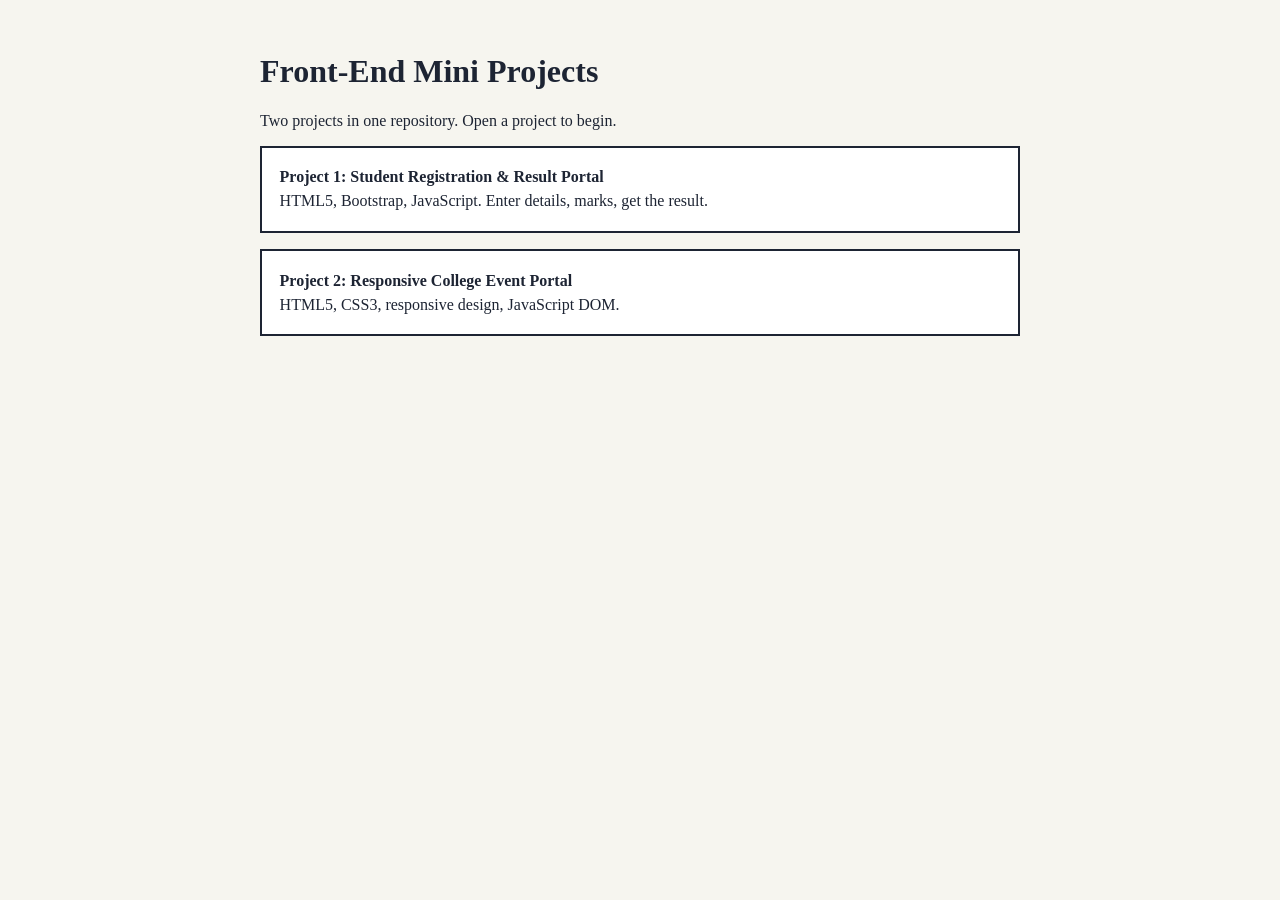
<file: index.html>
<!DOCTYPE html><html lang="en"><head><meta charset="UTF-8"><meta name="viewport" content="width=device-width,initial-scale=1"><title>Front-End Mini Projects</title>
<style>body{font-family:Georgia,serif;margin:0;background:#f6f5ef;color:#1d2433}main{max-width:760px;margin:auto;padding:2rem 1rem}a.c{display:block;background:#fff;border:2px solid #1d2433;padding:1.1rem;margin:1rem 0;text-decoration:none;color:inherit;line-height:1.5}a.c:hover,a.c:focus{background:#1d2433;color:#fff;outline:3px solid #e0a100}</style></head>
<body><main><h1>Front-End Mini Projects</h1><p>Two projects in one repository. Open a project to begin.</p>

<a class="c" href="student-portal/index.html"><b>Project 1: Student Registration &amp; Result Portal</b><br>HTML5, Bootstrap, JavaScript. Enter details, marks, get the result.</a>
<a class="c" href="event-portal/index.html"><b>Project 2: Responsive College Event Portal</b><br>HTML5, CSS3, responsive design, JavaScript DOM.</a>
</main></body></html>
</file>
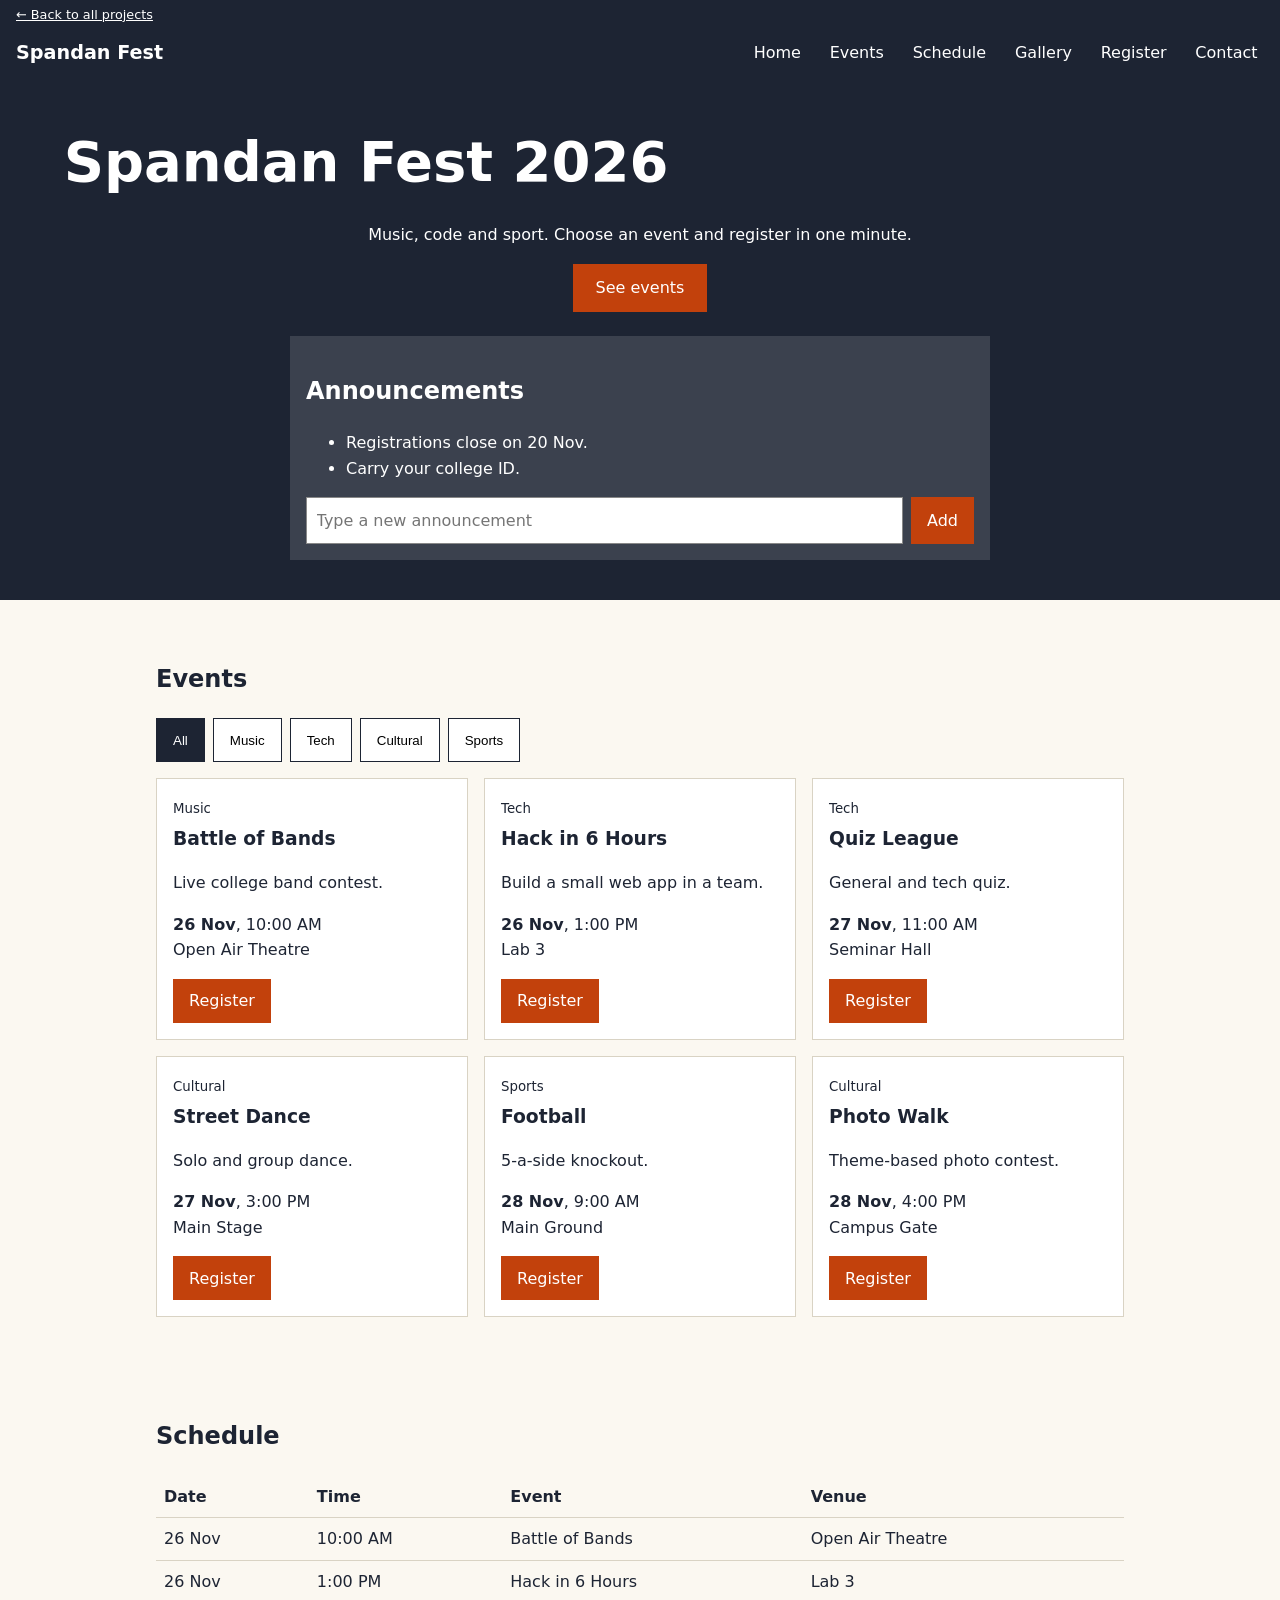
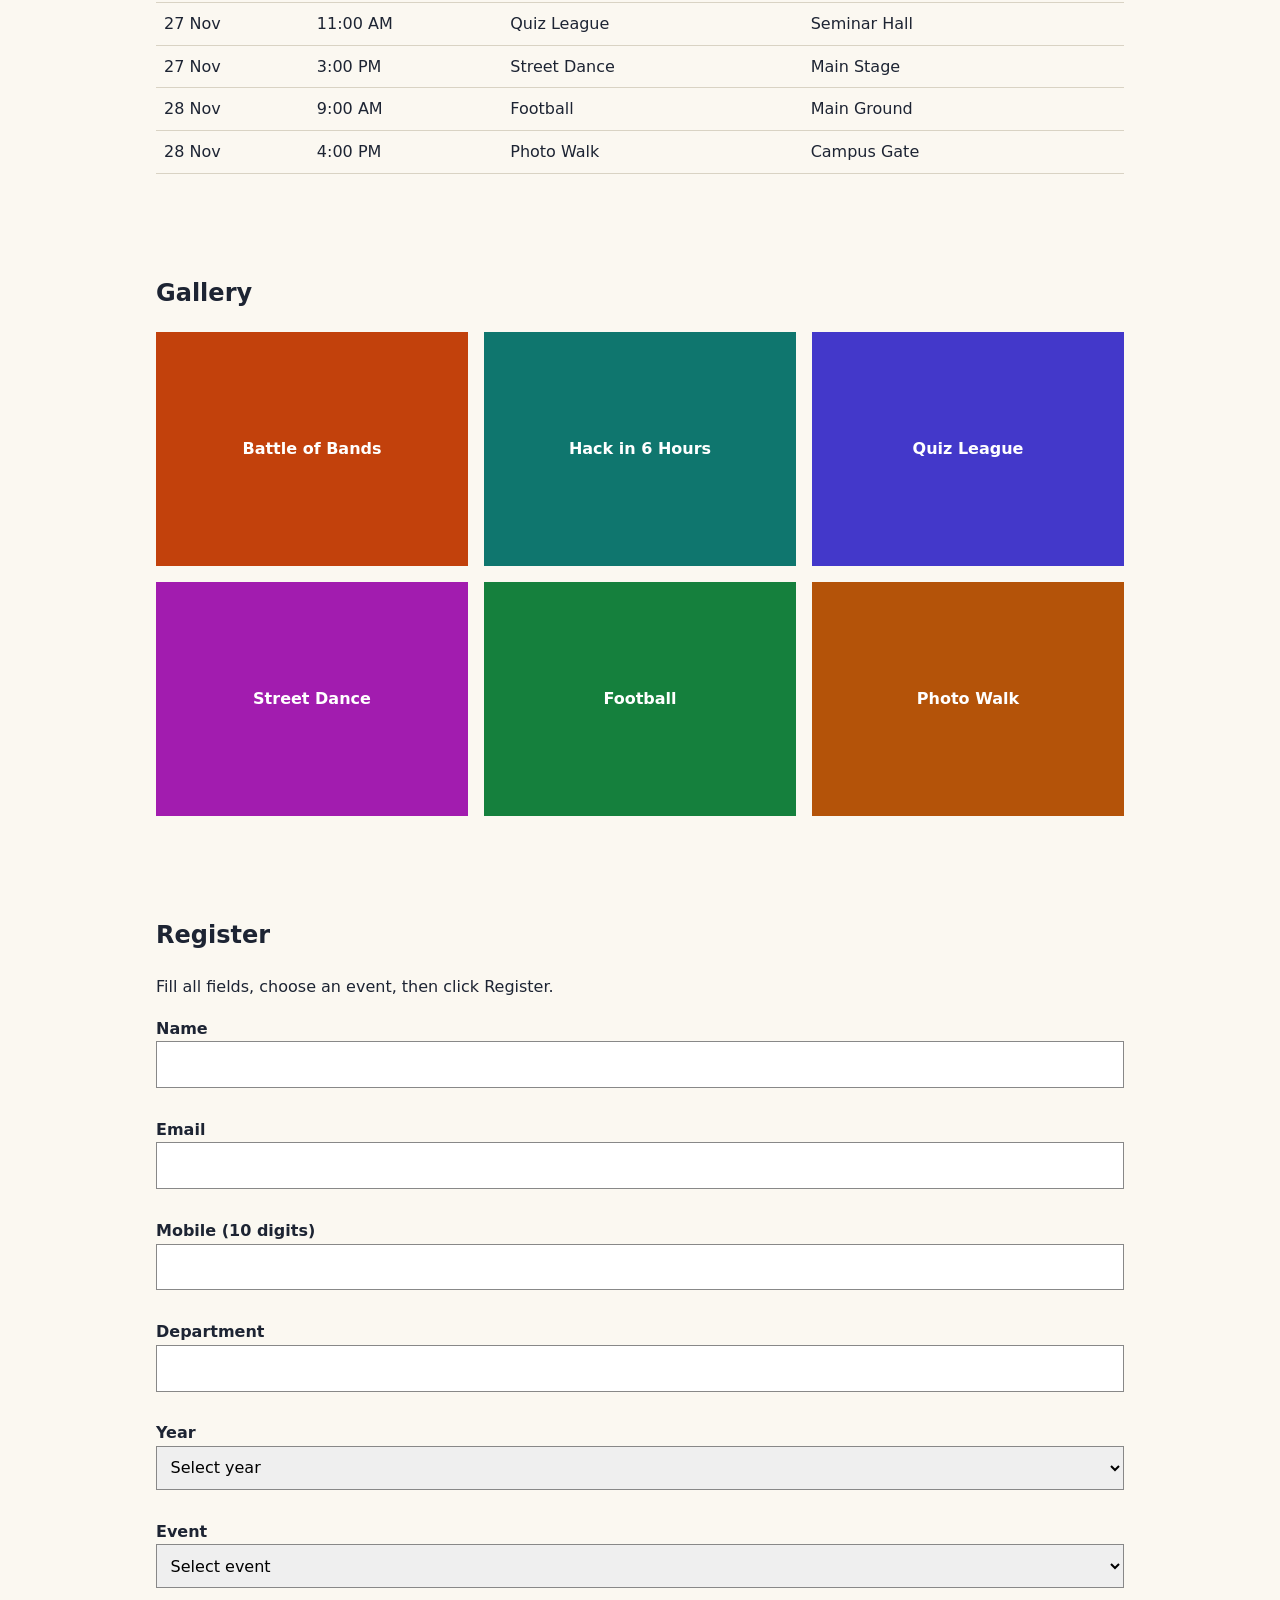
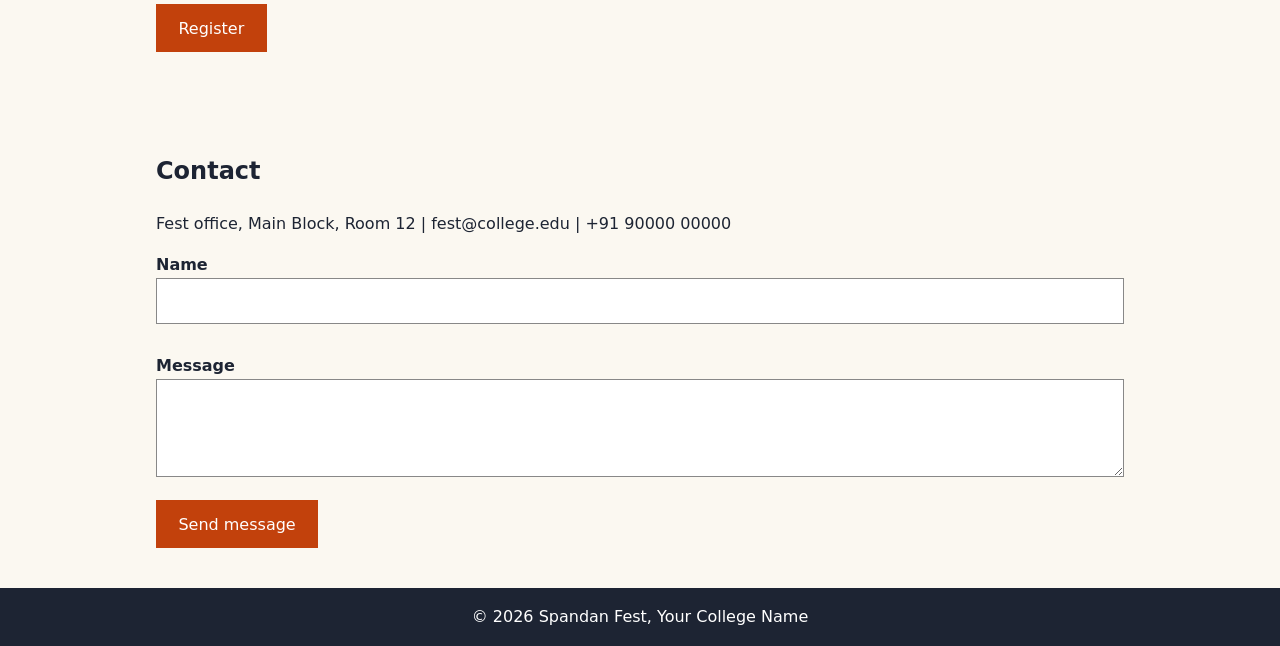
<file: event-portal/index.html>
<!DOCTYPE html>
<html lang="en">
<head>
<meta charset="UTF-8">
<meta name="viewport" content="width=device-width, initial-scale=1">
<title>Spandan Fest | College Event Portal</title>
<link rel="stylesheet" href="style.css">
</head>
<body>

<!-- 1. HEADER + NAVIGATION -->
<header>
  <a class="back" href="../index.html">&larr; Back to all projects</a>
  <nav>
    <strong class="logo">Spandan Fest</strong>
    <button id="menuBtn">Menu</button> <!-- only visible on phones -->
    <ul id="links">
      <li><a href="#home">Home</a></li><li><a href="#events">Events</a></li>
      <li><a href="#schedule">Schedule</a></li><li><a href="#gallery">Gallery</a></li>
      <li><a href="#register">Register</a></li><li><a href="#contact">Contact</a></li>
    </ul>
  </nav>
</header>

<main>
<!-- 2. HOME -->
<section id="home" class="hero">
  <h1>Spandan Fest 2026</h1>
  <p>Music, code and sport. Choose an event and register in one minute.</p>
  <a class="btn" href="#events">See events</a>
  <div class="ann">
    <h2>Announcements</h2>
    <ul id="annList"><li>Registrations close on 20 Nov.</li><li>Carry your college ID.</li></ul>
    <div class="inline">
      <input id="annText" placeholder="Type a new announcement" aria-label="New announcement">
      <button id="annBtn" class="btn small">Add</button>
    </div>
  </div>
</section>

<!-- 3. EVENTS -->
<section id="events">
  <h2>Events</h2>
  <div class="filters">
    <button class="on" data-cat="All">All</button>
    <button data-cat="Music">Music</button><button data-cat="Tech">Tech</button>
    <button data-cat="Cultural">Cultural</button><button data-cat="Sports">Sports</button>
  </div>
  <div class="grid" id="cards">
    <article class="card" data-category="Music">
      <small>Music</small><h3>Battle of Bands</h3><p>Live college band contest.</p>
      <p><b>26 Nov</b>, 10:00 AM<br>Open Air Theatre</p>
      <button class="btn small reg-btn" data-event="Battle of Bands">Register</button>
    </article>
    <article class="card" data-category="Tech">
      <small>Tech</small><h3>Hack in 6 Hours</h3><p>Build a small web app in a team.</p>
      <p><b>26 Nov</b>, 1:00 PM<br>Lab 3</p>
      <button class="btn small reg-btn" data-event="Hack in 6 Hours">Register</button>
    </article>
    <article class="card" data-category="Tech">
      <small>Tech</small><h3>Quiz League</h3><p>General and tech quiz.</p>
      <p><b>27 Nov</b>, 11:00 AM<br>Seminar Hall</p>
      <button class="btn small reg-btn" data-event="Quiz League">Register</button>
    </article>
    <article class="card" data-category="Cultural">
      <small>Cultural</small><h3>Street Dance</h3><p>Solo and group dance.</p>
      <p><b>27 Nov</b>, 3:00 PM<br>Main Stage</p>
      <button class="btn small reg-btn" data-event="Street Dance">Register</button>
    </article>
    <article class="card" data-category="Sports">
      <small>Sports</small><h3>Football</h3><p>5-a-side knockout.</p>
      <p><b>28 Nov</b>, 9:00 AM<br>Main Ground</p>
      <button class="btn small reg-btn" data-event="Football">Register</button>
    </article>
    <article class="card" data-category="Cultural">
      <small>Cultural</small><h3>Photo Walk</h3><p>Theme-based photo contest.</p>
      <p><b>28 Nov</b>, 4:00 PM<br>Campus Gate</p>
      <button class="btn small reg-btn" data-event="Photo Walk">Register</button>
    </article>
  </div>
</section>

<!-- 4. SCHEDULE -->
<section id="schedule">
  <h2>Schedule</h2>
  <div class="scroll">
    <table>
      <thead><tr><th>Date</th><th>Time</th><th>Event</th><th>Venue</th></tr></thead>
      <tbody>
        <tr><td>26 Nov</td><td>10:00 AM</td><td>Battle of Bands</td><td>Open Air Theatre</td></tr>
        <tr><td>26 Nov</td><td>1:00 PM</td><td>Hack in 6 Hours</td><td>Lab 3</td></tr>
        <tr><td>27 Nov</td><td>11:00 AM</td><td>Quiz League</td><td>Seminar Hall</td></tr>
        <tr><td>27 Nov</td><td>3:00 PM</td><td>Street Dance</td><td>Main Stage</td></tr>
        <tr><td>28 Nov</td><td>9:00 AM</td><td>Football</td><td>Main Ground</td></tr>
        <tr><td>28 Nov</td><td>4:00 PM</td><td>Photo Walk</td><td>Campus Gate</td></tr>
      </tbody>
    </table>
  </div>
</section>

<!-- 5. GALLERY (put real photos in the images folder and use <img src="images/photo1.jpg">) -->
<section id="gallery">
  <h2>Gallery</h2>
  <div class="grid g">
    <div style="background:#c2410c">Battle of Bands</div>
    <div style="background:#0f766e">Hack in 6 Hours</div>
    <div style="background:#4338ca">Quiz League</div>
    <div style="background:#a21caf">Street Dance</div>
    <div style="background:#15803d">Football</div>
    <div style="background:#b45309">Photo Walk</div>
  </div>
</section>

<!-- 6. REGISTRATION -->
<section id="register">
  <h2>Register</h2>
  <p>Fill all fields, choose an event, then click Register.</p>
  <form id="regForm" novalidate>
    <label for="rn">Name</label><input id="rn"><small class="err" id="rnErr"></small>
    <label for="re">Email</label><input id="re"><small class="err" id="reErr"></small>
    <label for="rm">Mobile (10 digits)</label><input id="rm"><small class="err" id="rmErr"></small>
    <label for="rd">Department</label><input id="rd"><small class="err" id="rdErr"></small>
    <label for="ry">Year</label>
    <select id="ry"><option value="">Select year</option><option>1</option><option>2</option><option>3</option><option>4</option></select>
    <small class="err" id="ryErr"></small>
    <label for="rv">Event</label>
    <select id="rv"><option value="">Select event</option><option>Battle of Bands</option><option>Hack in 6 Hours</option><option>Quiz League</option><option>Street Dance</option><option>Football</option><option>Photo Walk</option></select>
    <small class="err" id="rvErr"></small>
    <button class="btn" type="submit">Register</button>
  </form>
  <p id="ok" class="ok" hidden></p>
</section>

<!-- 7. CONTACT -->
<section id="contact">
  <h2>Contact</h2>
  <p>Fest office, Main Block, Room 12 | fest@college.edu | +91 90000 00000</p>
  <form id="cForm" novalidate>
    <label for="cn">Name</label><input id="cn"><small class="err" id="cnErr"></small>
    <label for="cm">Message</label><textarea id="cm" rows="3"></textarea><small class="err" id="cmErr"></small>
    <button class="btn" type="submit">Send message</button>
  </form>
  <p id="cok" class="ok" hidden></p>
</section>
</main>

<footer>&copy; 2026 Spandan Fest, Your College Name</footer>
<script src="script.js"></script>
</body>
</html>
</file>
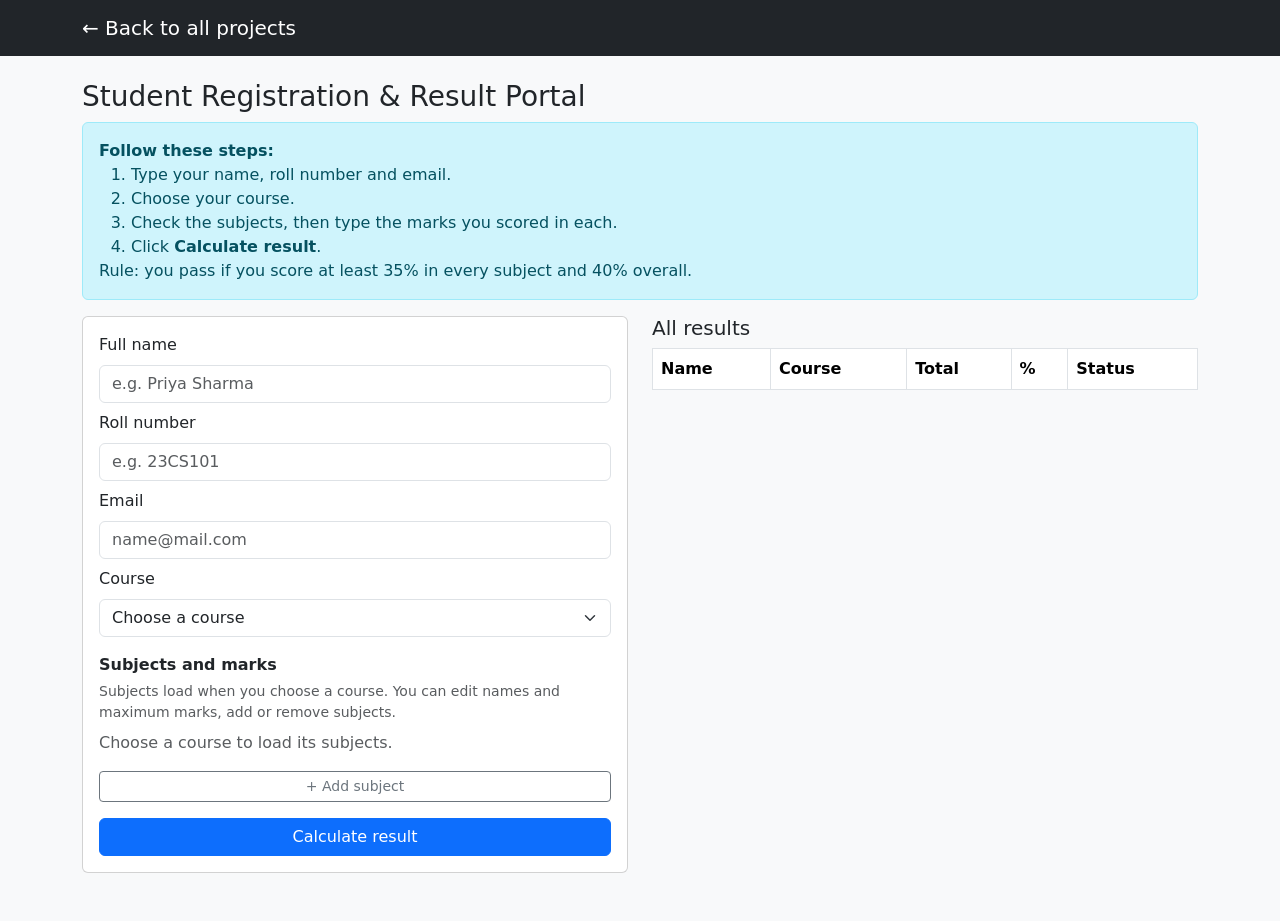
<file: student-portal/index.html>
<!DOCTYPE html>
<html lang="en">
<head>
<meta charset="UTF-8">
<meta name="viewport" content="width=device-width, initial-scale=1">
<title>Student Result Portal</title>
<!-- Bootstrap gives us ready-made styles (needs internet) -->
<link href="https://cdn.jsdelivr.net/npm/bootstrap@5.3.3/dist/css/bootstrap.min.css" rel="stylesheet">
</head>
<body class="bg-light">

<nav class="navbar navbar-dark bg-dark">
  <div class="container"><a class="navbar-brand" href="../index.html">&larr; Back to all projects</a></div>
</nav>

<div class="container my-4">
  <h1 class="h3">Student Registration &amp; Result Portal</h1>

  <!-- Steps for a new user -->
  <div class="alert alert-info">
    <b>Follow these steps:</b>
    <ol class="mb-0">
      <li>Type your name, roll number and email.</li>
      <li>Choose your course.</li>
      <li>Check the subjects, then type the marks you scored in each.</li>
      <li>Click <b>Calculate result</b>.</li>
    </ol>
    Rule: you pass if you score at least 35% in every subject and 40% overall.
  </div>

  <div class="row">
    <!-- LEFT: the form -->
    <div class="col-md-6">
      <form id="studentForm" class="card card-body mb-4" novalidate>
        <label class="form-label" for="name">Full name</label>
        <input id="name" class="form-control" placeholder="e.g. Priya Sharma">
        <div id="nameError" class="text-danger small mb-2"></div>

        <label class="form-label" for="roll">Roll number</label>
        <input id="roll" class="form-control" placeholder="e.g. 23CS101">
        <div id="rollError" class="text-danger small mb-2"></div>

        <label class="form-label" for="email">Email</label>
        <input id="email" class="form-control" placeholder="name@mail.com">
        <div id="emailError" class="text-danger small mb-2"></div>

        <label class="form-label" for="course">Course</label>
        <select id="course" class="form-select"></select>
        <div id="courseError" class="text-danger small mb-2"></div>

        <p class="mt-2 mb-1"><b>Subjects and marks</b></p>
        <p class="small text-muted mb-2">Subjects load when you choose a course. You can edit names and maximum marks, add or remove subjects.</p>
        <div id="subjectList"><p class="text-muted">Choose a course to load its subjects.</p></div>
        <button type="button" id="addSubject" class="btn btn-outline-secondary btn-sm">+ Add subject</button>
        <div id="marksError" class="text-danger small mb-2"></div>

        <button type="submit" class="btn btn-primary mt-2">Calculate result</button>
      </form>
    </div>

    <!-- RIGHT: result and table -->
    <div class="col-md-6">
      <div id="result" class="d-none"></div>
      <h2 class="h5">All results</h2>
      <div class="table-responsive">
        <table class="table table-bordered">
          <thead><tr><th>Name</th><th>Course</th><th>Total</th><th>%</th><th>Status</th></tr></thead>
          <tbody id="resultTable"></tbody>
        </table>
      </div>
    </div>
  </div>
</div>

<script src="script.js"></script>
</body>
</html>
</file>
<file: event-portal/style.css>
/* STYLE GUIDE: colours are stored in :root as variables so you can change the whole theme in one place. */
:root{--ink:#1d2433;--bg:#fbf8f1;--acc:#c2410c;--line:#d9d3c4}
*{box-sizing:border-box}html{scroll-behavior:smooth}
body{margin:0;font:16px/1.6 system-ui,sans-serif;background:var(--bg);color:var(--ink)}
header{position:sticky;top:0;background:var(--ink);z-index:9}.back{color:#fff;font-size:.8rem;padding:.3rem 1rem;display:block}
nav{display:flex;justify-content:space-between;align-items:center;padding:.5rem 1rem;flex-wrap:wrap}.logo{color:#fff;font-size:1.2rem}
nav ul{display:flex;gap:1rem;list-style:none;margin:0;padding:0}nav a{color:#fff;text-decoration:none;padding:.4rem}
#menuBtn{display:none;min-height:44px;padding:0 1rem}
section{max-width:1000px;margin:auto;padding:2.5rem 1rem}
.hero{max-width:none;background:var(--ink);color:#fff;text-align:center}.hero>*{max-width:700px;margin-inline:auto}.hero h1{font-size:clamp(2rem,6vw,3.5rem);margin:0}
.btn{display:inline-block;background:var(--acc);color:#fff;border:0;padding:.7rem 1.4rem;min-height:44px;text-decoration:none;cursor:pointer;font:inherit}.btn.small{padding:.4rem 1rem}
.ann{text-align:left;background:#fff2;padding:1rem;margin-top:1.5rem}.inline{display:flex;gap:.5rem}.inline input{flex:1}
.grid{display:grid;grid-template-columns:repeat(auto-fit,minmax(240px,1fr));gap:1rem}
.card{background:#fff;border:1px solid var(--line);padding:1rem}.card h3{margin:.2rem 0}
.filters{display:flex;flex-wrap:wrap;gap:.5rem;margin-bottom:1rem}.filters button{min-height:44px;padding:0 1rem;border:1px solid var(--ink);background:#fff;cursor:pointer}.filters .on{background:var(--ink);color:#fff}
.g div{aspect-ratio:4/3;display:grid;place-items:center;color:#fff;font-weight:600}
.scroll{overflow-x:auto}table{border-collapse:collapse;width:100%;min-width:480px}th,td{border-bottom:1px solid var(--line);padding:.5rem;text-align:left}
label{display:block;font-weight:600;margin-top:.8rem}input,select,textarea{width:100%;padding:.6rem;border:1px solid #888;font:inherit;min-height:44px}
.bad{border-color:#b91c1c}.err{color:#b91c1c;display:block;min-height:1.2em}.ok{background:#dcfce7;border-left:4px solid #15803d;padding:.8rem}
.sr{position:absolute;left:-9999px}footer{background:var(--ink);color:#fff;text-align:center;padding:1rem}
:focus-visible{outline:3px solid #e0a100;outline-offset:2px}
@media(max-width:700px){#menuBtn{display:block}nav ul{display:none;flex-direction:column;width:100%;gap:0}nav ul.open{display:flex}nav a{display:block;padding:.8rem 0}}
</file>
